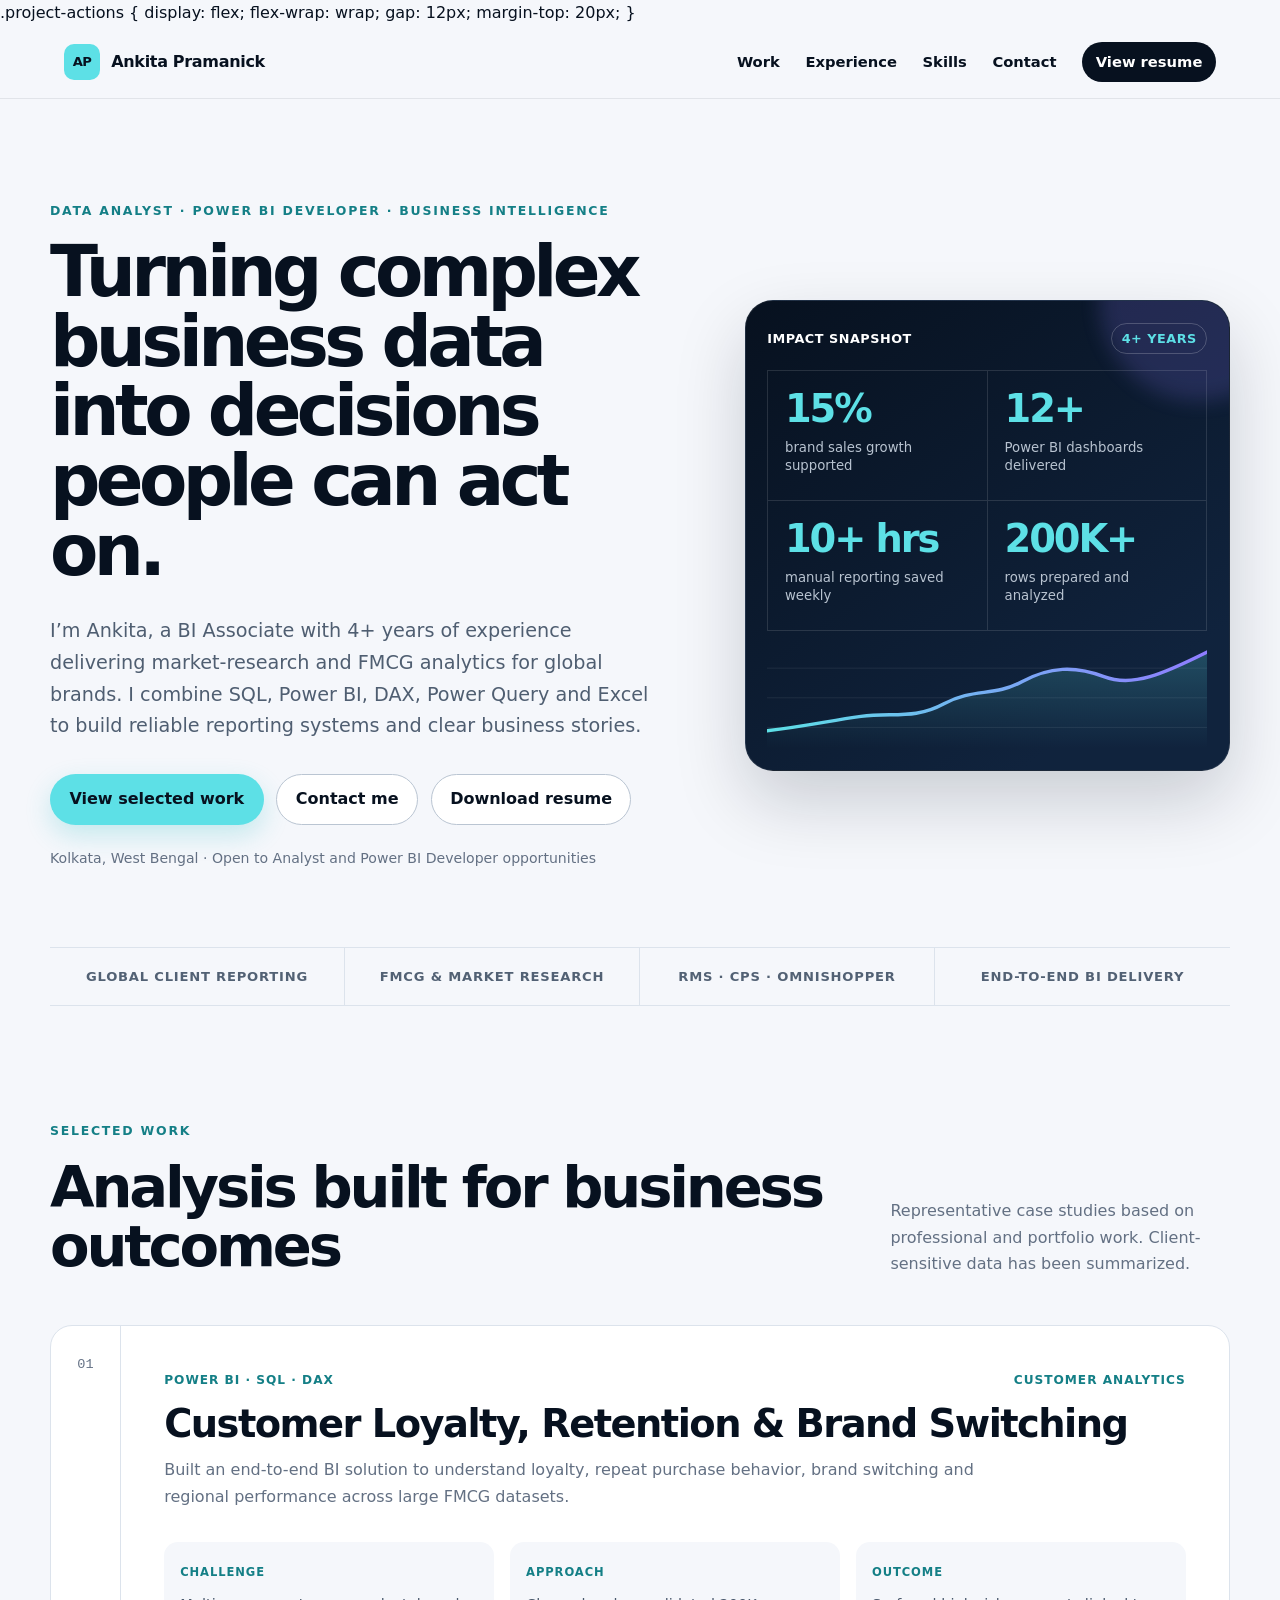
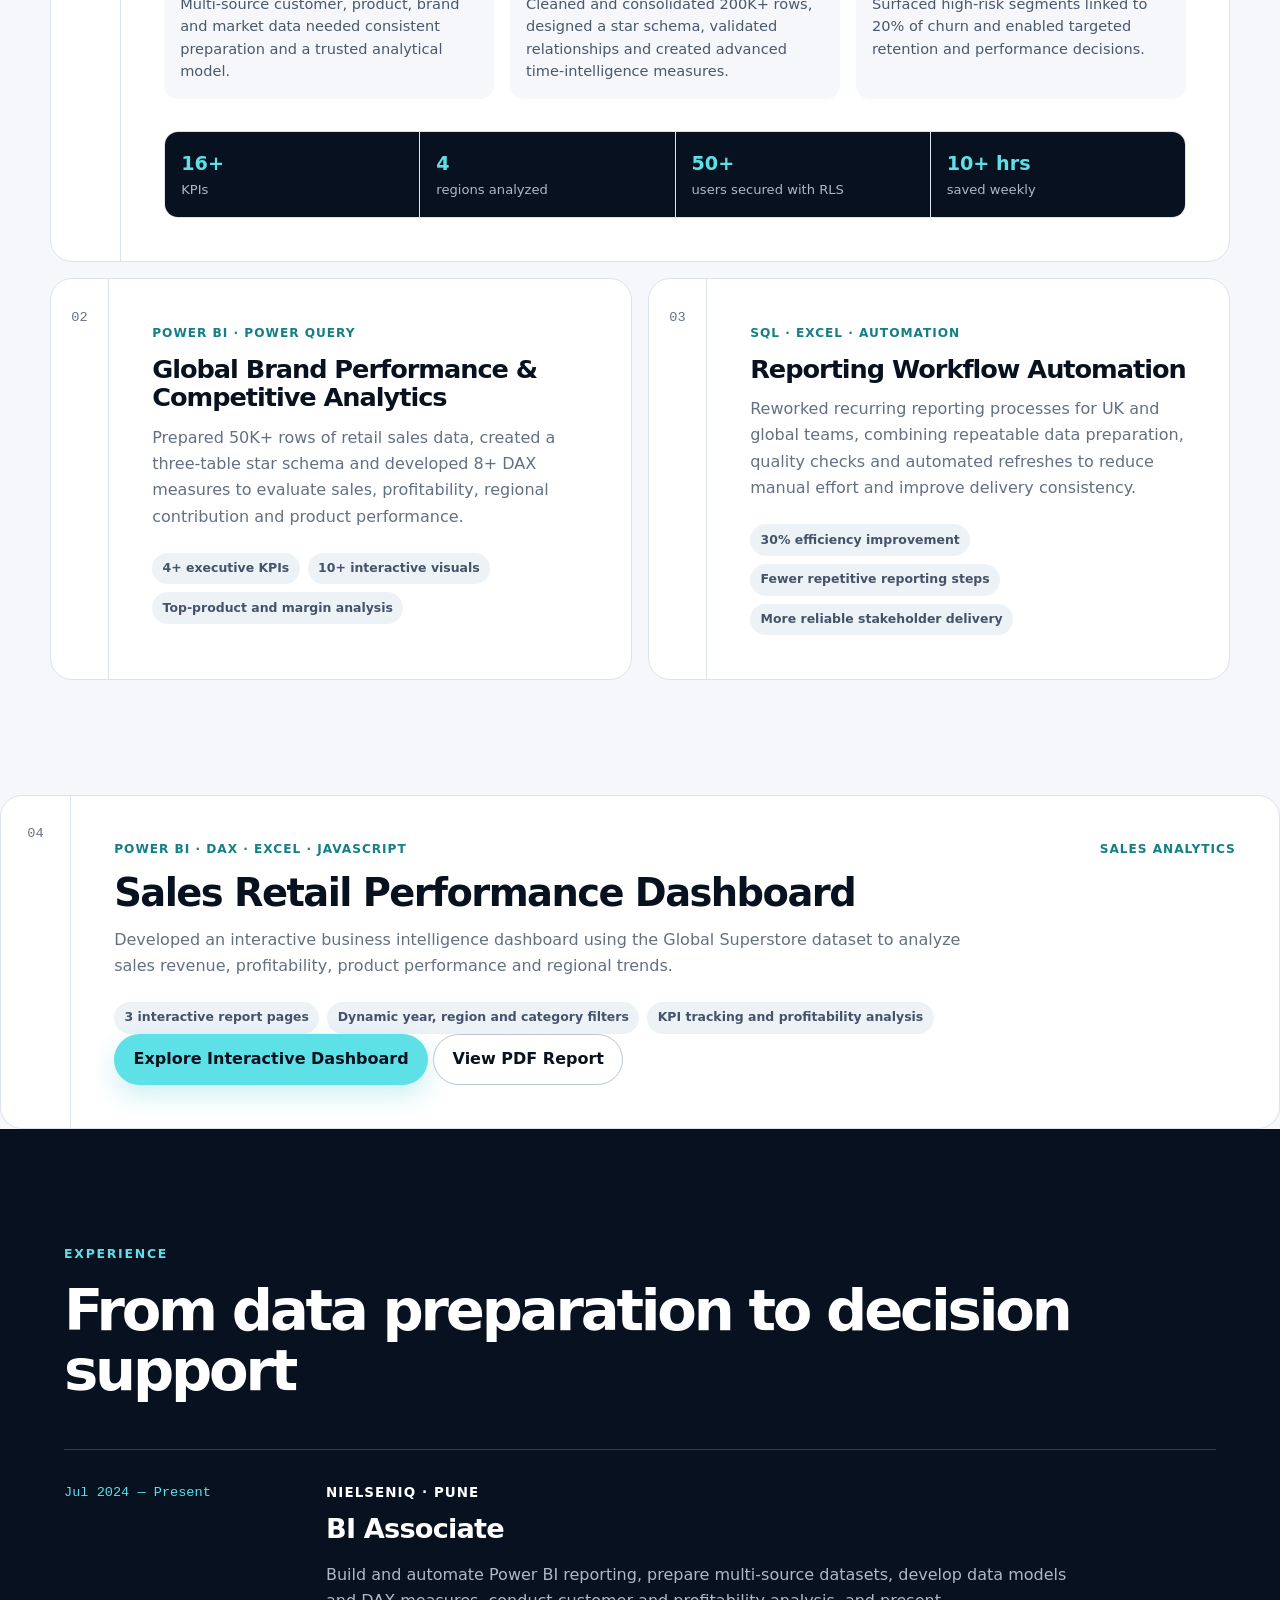
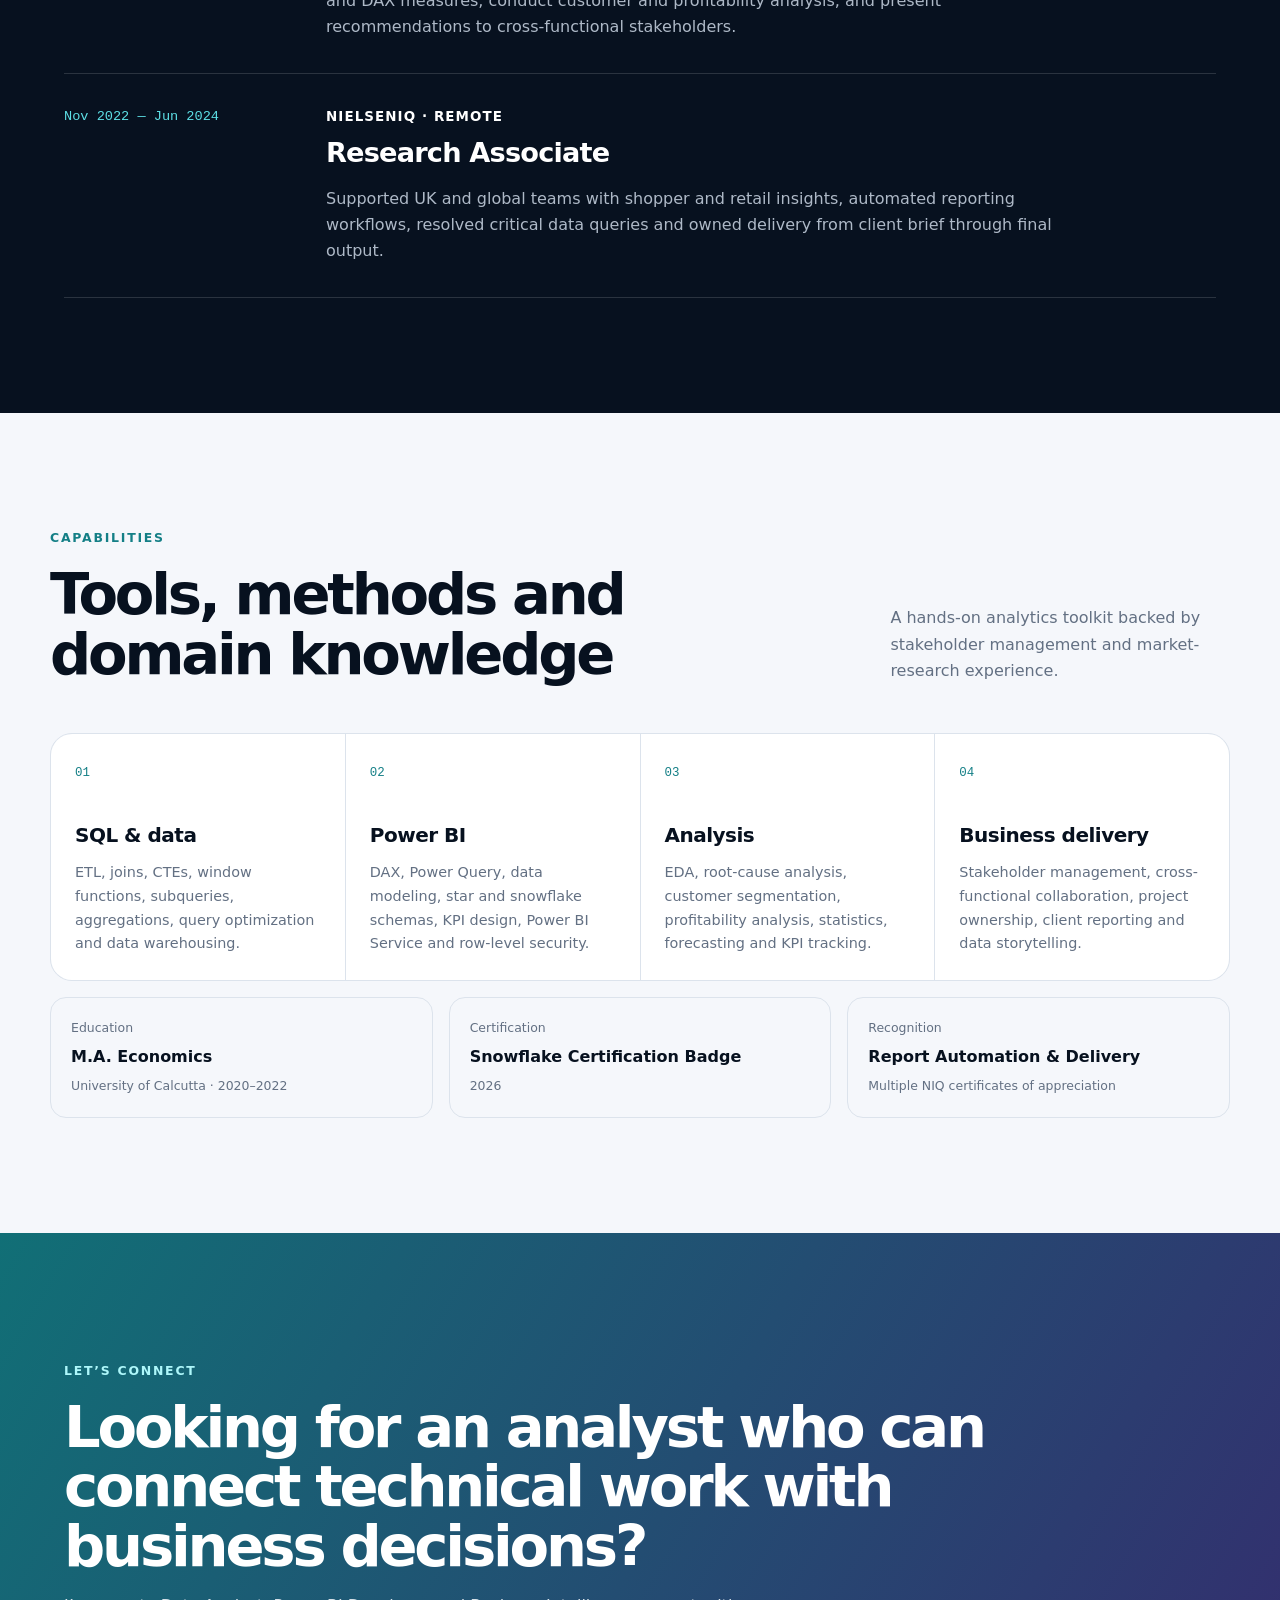
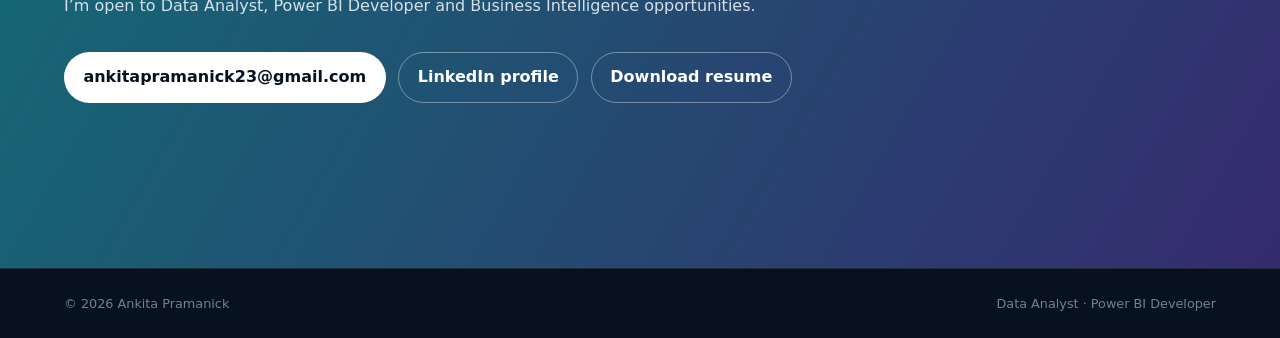
<file: index.html>
<!doctype html>
<html lang="en">
<head>
  <meta charset="utf-8">
  <meta name="viewport" content="width=device-width, initial-scale=1">
  <meta name="description" content="Portfolio of Ankita Pramanick, a Data Analyst and Power BI Developer with 4 years of experience in business intelligence and FMCG analytics.">
  <meta name="theme-color" content="#07111f">
  <title>Ankita Pramanick | Data Analyst & Power BI Developer</title>
  <link rel="icon" type="image/svg+xml" href="data:image/svg+xml,%3Csvg xmlns='http://www.w3.org/2000/svg' viewBox='0 0 64 64'%3E%3Crect width='64' height='64' rx='14' fill='%2307111f'/%3E%3Cpath d='M14 46 27 16h10l13 30h-9l-2.4-6H25.2L23 46Zm14-14h8l-4-10Z' fill='%235de0e6'/%3E%3C/svg%3E">
  <link rel="stylesheet" href="./styles.css">

  .project-actions {
  display: flex;
  flex-wrap: wrap;
  gap: 12px;
  margin-top: 20px;
}
</head>
<body>
  <a class="skip-link" href="#main">Skip to content</a>
  <header class="site-header">
    <a class="brand" href="#top" aria-label="Ankita Pramanick, home">
      <span class="brand-mark">AP</span>
      <span>Ankita Pramanick</span>
    </a>
    <button class="menu-button" type="button" aria-expanded="false" aria-controls="site-nav">Menu</button>
    <nav id="site-nav" aria-label="Primary navigation">
      <a href="#work">Work</a>
      <a href="#experience">Experience</a>
      <a href="#skills">Skills</a>
      <a href="#contact">Contact</a>
      <a class="nav-resume" href="./assets/Ankita_Pramanick_Resume.pdf" target="_blank" rel="noreferrer">View resume</a>
    </nav>
  </header>

  <main id="main">
    <section class="intro" id="top" aria-labelledby="intro-title">
      <div class="intro-copy">
        <p class="eyebrow">Data Analyst · Power BI Developer · Business Intelligence</p>
        <h1 id="intro-title">Turning complex business data into decisions people can act on.</h1>
        <p class="intro-lede">I’m Ankita, a BI Associate with 4+ years of experience delivering market-research and FMCG analytics for global brands. I combine SQL, Power BI, DAX, Power Query and Excel to build reliable reporting systems and clear business stories.</p>
        <div class="intro-actions">
          <a class="button button-primary" href="#work">View selected work</a>
          <a class="button button-secondary" href="mailto:ankitapramanick23@gmail.com">Contact me</a>
          <a class="button button-secondary" href="./assets/Ankita_Pramanick_Resume.pdf" data-download-resume>Download resume</a>
        </div>
        <p class="location">Kolkata, West Bengal · Open to Analyst and Power BI Developer opportunities</p>
      </div>
      <div class="impact-panel" aria-label="Selected career impact">
        <div class="impact-head">
          <span>Impact snapshot</span>
          <span class="live-pill">4+ years</span>
        </div>
        <div class="metric-grid">
          <article><strong>15%</strong><span>brand sales growth supported</span></article>
          <article><strong>12+</strong><span>Power BI dashboards delivered</span></article>
          <article><strong>10+ hrs</strong><span>manual reporting saved weekly</span></article>
          <article><strong>200K+</strong><span>rows prepared and analyzed</span></article>
        </div>
        <svg class="data-line" viewBox="0 0 520 120" role="img" aria-label="Abstract rising data trend">
          <defs>
            <linearGradient id="line" x1="0" x2="1"><stop stop-color="#5de0e6"/><stop offset="1" stop-color="#8f7cff"/></linearGradient>
            <linearGradient id="area" x1="0" y1="0" x2="0" y2="1"><stop stop-color="#5de0e6" stop-opacity=".22"/><stop offset="1" stop-color="#5de0e6" stop-opacity="0"/></linearGradient>
          </defs>
          <path class="grid-line" d="M0 25H520M0 60H520M0 95H520"/>
          <path d="M0 99C50 93 74 87 111 82s63 4 98-15 59-8 92-26 63-19 97-6 70-3 122-29V120H0Z" fill="url(#area)"/>
          <path d="M0 99C50 93 74 87 111 82s63 4 98-15 59-8 92-26 63-19 97-6 70-3 122-29" fill="none" stroke="url(#line)" stroke-width="4" stroke-linecap="round"/>
        </svg>
      </div>
    </section>

    <section class="trust-strip" aria-label="Domain experience">
      <span>Global client reporting</span>
      <span>FMCG & market research</span>
      <span>RMS · CPS · Omnishopper</span>
      <span>End-to-end BI delivery</span>
    </section>

    <section class="section" id="work" aria-labelledby="work-title">
      <div class="section-heading">
        <div><p class="eyebrow">Selected work</p><h2 id="work-title">Analysis built for business outcomes</h2></div>
        <p>Representative case studies based on professional and portfolio work. Client-sensitive data has been summarized.</p>
      </div>

      <article class="case-study featured-case">
        <div class="case-index">01</div>
        <div class="case-body">
          <div class="case-meta"><span>Power BI · SQL · DAX</span><span>Customer analytics</span></div>
          <h3>Customer Loyalty, Retention & Brand Switching</h3>
          <p>Built an end-to-end BI solution to understand loyalty, repeat purchase behavior, brand switching and regional performance across large FMCG datasets.</p>
          <div class="story-grid">
            <div><span>Challenge</span><p>Multi-source customer, product, brand and market data needed consistent preparation and a trusted analytical model.</p></div>
            <div><span>Approach</span><p>Cleaned and consolidated 200K+ rows, designed a star schema, validated relationships and created advanced time-intelligence measures.</p></div>
            <div><span>Outcome</span><p>Surfaced high-risk segments linked to 20% of churn and enabled targeted retention and performance decisions.</p></div>
          </div>
          <ul class="result-list" aria-label="Project results">
            <li><strong>16+</strong> KPIs</li>
            <li><strong>4</strong> regions analyzed</li>
            <li><strong>50+</strong> users secured with RLS</li>
            <li><strong>10+ hrs</strong> saved weekly</li>
          </ul>
        </div>
      </article>

      <div class="project-grid">
        <article class="case-study">
          <div class="case-index">02</div>
          <div class="case-body">
            <div class="case-meta"><span>Power BI · Power Query</span></div>
            <h3>Global Brand Performance & Competitive Analytics</h3>
            <p>Prepared 50K+ rows of retail sales data, created a three-table star schema and developed 8+ DAX measures to evaluate sales, profitability, regional contribution and product performance.</p>
            <ul class="compact-results"><li>4+ executive KPIs</li><li>10+ interactive visuals</li><li>Top-product and margin analysis</li></ul>
          </div>
        </article>

        <article class="case-study">
          <div class="case-index">03</div>
          <div class="case-body">
            <div class="case-meta"><span>SQL · Excel · Automation</span></div>
            <h3>Reporting Workflow Automation</h3>
            <p>Reworked recurring reporting processes for UK and global teams, combining repeatable data preparation, quality checks and automated refreshes to reduce manual effort and improve delivery consistency.</p>
            <ul class="compact-results"><li>30% efficiency improvement</li><li>Fewer repetitive reporting steps</li><li>More reliable stakeholder delivery</li></ul>
          </div>
        </article>
      </div>
    </section>

            
<article class="case-study">
  <div class="case-index">04</div>
  <div class="case-body">
    <div class="case-meta">
      <span>Power BI · DAX · Excel · JavaScript</span>
      <span>Sales Analytics</span>
    </div>

    <h3>Sales Retail Performance Dashboard</h3>

    <p>
      Developed an interactive business intelligence dashboard
      using the Global Superstore dataset to analyze sales revenue,
      profitability, product performance and regional trends.
    </p>

    <ul class="compact-results">
      <li>3 interactive report pages</li>
      <li>Dynamic year, region and category filters</li>
      <li>KPI tracking and profitability analysis</li>
    </ul>

    <div class="project-actions">
      <a class="button button-primary"
         href="./projects/sales-dashboard/">
        Explore Interactive Dashboard
      </a>

      <a class="button button-secondary"
         href="./assets/Sales_Retail_dashboard.pdf"
         target="_blank" rel="noreferrer">
        View PDF Report
      </a>
    </div>
  </div>
</article>


    <section class="section experience" id="experience" aria-labelledby="experience-title">
      <div class="section-heading compact">
        <div><p class="eyebrow">Experience</p><h2 id="experience-title">From data preparation to decision support</h2></div>
      </div>
      <div class="timeline">
        <article>
          <div class="timeline-date">Jul 2024 — Present</div>
          <div class="timeline-content">
            <p class="company">NielsenIQ · Pune</p>
            <h3>BI Associate</h3>
            <p>Build and automate Power BI reporting, prepare multi-source datasets, develop data models and DAX measures, conduct customer and profitability analysis, and present recommendations to cross-functional stakeholders.</p>
          </div>
        </article>
        <article>
          <div class="timeline-date">Nov 2022 — Jun 2024</div>
          <div class="timeline-content">
            <p class="company">NielsenIQ · Remote</p>
            <h3>Research Associate</h3>
            <p>Supported UK and global teams with shopper and retail insights, automated reporting workflows, resolved critical data queries and owned delivery from client brief through final output.</p>
          </div>
        </article>
      </div>
    </section>

    <section class="section skills" id="skills" aria-labelledby="skills-title">
      <div class="section-heading">
        <div><p class="eyebrow">Capabilities</p><h2 id="skills-title">Tools, methods and domain knowledge</h2></div>
        <p>A hands-on analytics toolkit backed by stakeholder management and market-research experience.</p>
      </div>
      <div class="skills-grid">
        <article><span class="skill-number">01</span><h3>SQL & data</h3><p>ETL, joins, CTEs, window functions, subqueries, aggregations, query optimization and data warehousing.</p></article>
        <article><span class="skill-number">02</span><h3>Power BI</h3><p>DAX, Power Query, data modeling, star and snowflake schemas, KPI design, Power BI Service and row-level security.</p></article>
        <article><span class="skill-number">03</span><h3>Analysis</h3><p>EDA, root-cause analysis, customer segmentation, profitability analysis, statistics, forecasting and KPI tracking.</p></article>
        <article><span class="skill-number">04</span><h3>Business delivery</h3><p>Stakeholder management, cross-functional collaboration, project ownership, client reporting and data storytelling.</p></article>
      </div>
      <div class="credentials">
        <div><span>Education</span><strong>M.A. Economics</strong><small>University of Calcutta · 2020–2022</small></div>
        <div><span>Certification</span><strong>Snowflake Certification Badge</strong><small>2026</small></div>
        <div><span>Recognition</span><strong>Report Automation & Delivery</strong><small>Multiple NIQ certificates of appreciation</small></div>
      </div>
    </section>

    <section class="contact-section" id="contact" aria-labelledby="contact-title">
      <p class="eyebrow">Let’s connect</p>
      <h2 id="contact-title">Looking for an analyst who can connect technical work with business decisions?</h2>
      <p>I’m open to Data Analyst, Power BI Developer and Business Intelligence opportunities.</p>
      <div class="contact-actions">
        <a class="button button-light" href="mailto:ankitapramanick23@gmail.com">ankitapramanick23@gmail.com</a>
        <a class="button button-outline" href="https://www.linkedin.com/in/ankita-pramanick" target="_blank" rel="noreferrer">LinkedIn profile</a>
        <a class="button button-outline" href="./assets/Ankita_Pramanick_Resume.pdf" data-download-resume>Download resume</a>
      </div>
      <p class="download-status" role="status" aria-live="polite"></p>
    </section>
  </main>

  <footer>
    <span>© <span id="year"></span> Ankita Pramanick</span>
    <span>Data Analyst · Power BI Developer</span>
  </footer>
  <script src="./script.js"></script>
</body>
</html>
</file>
<file: styles.css>
:root {
  --ink: #07111f;
  --ink-2: #10233d;
  --paper: #f5f7fb;
  --white: #ffffff;
  --muted: #637083;
  --line: #dce3ec;
  --cyan: #2bbdc5;
  --cyan-bright: #5de0e6;
  --violet: #8f7cff;
  --max: 1180px;
  --radius: 22px;
}

* { box-sizing: border-box; }
html { scroll-behavior: smooth; }
body { margin: 0; color: var(--ink); background: var(--paper); font-family: Inter, ui-sans-serif, system-ui, -apple-system, BlinkMacSystemFont, "Segoe UI", sans-serif; font-size: 16px; line-height: 1.65; }
a { color: inherit; }
button, a { -webkit-tap-highlight-color: transparent; }
.skip-link { position: fixed; top: 10px; left: 10px; z-index: 100; padding: .6rem 1rem; background: var(--white); transform: translateY(-160%); }
.skip-link:focus { transform: translateY(0); }

.site-header { position: sticky; top: 0; z-index: 50; width: 100%; display: flex; align-items: center; justify-content: space-between; gap: 1.5rem; padding: 1rem max(5vw, calc((100vw - var(--max))/2)); background: rgba(245,247,251,.92); border-bottom: 1px solid rgba(7,17,31,.08); backdrop-filter: blur(16px); }
.brand { display: flex; align-items: center; gap: .7rem; font-weight: 750; text-decoration: none; letter-spacing: -.02em; }
.brand-mark { display: grid; place-items: center; width: 36px; height: 36px; border-radius: 10px; color: var(--ink); background: var(--cyan-bright); font-size: .82rem; font-weight: 900; letter-spacing: -.04em; }
nav { display: flex; align-items: center; gap: 1.6rem; }
nav a { font-size: .92rem; font-weight: 650; text-decoration: none; }
nav a:not(.nav-resume):hover { color: #147f86; }
.nav-resume { padding: .48rem .85rem; color: var(--white); background: var(--ink); border-radius: 999px; }
.menu-button { display: none; border: 1px solid var(--line); border-radius: 999px; padding: .5rem .9rem; background: var(--white); color: var(--ink); font: inherit; font-weight: 700; }

main { overflow: hidden; }
.intro { max-width: var(--max); margin: 0 auto; padding: clamp(4.5rem, 8vw, 8rem) 0 clamp(3rem, 6vw, 5rem); display: grid; grid-template-columns: 1.12fr .88fr; align-items: center; gap: clamp(2rem, 6vw, 5rem); }
.eyebrow { margin: 0 0 1rem; color: #147f86; font-size: .78rem; font-weight: 850; text-transform: uppercase; letter-spacing: .14em; }
h1, h2, h3, p { overflow-wrap: break-word; }
h1 { max-width: 760px; margin: 0; font-size: clamp(2.7rem, 5.5vw, 5.4rem); line-height: .99; letter-spacing: -.065em; }
.intro-lede { max-width: 690px; margin: 1.8rem 0 0; color: #4f5e71; font-size: clamp(1.05rem, 1.5vw, 1.22rem); line-height: 1.65; }
.intro-actions, .contact-actions { display: flex; flex-wrap: wrap; gap: .8rem; margin-top: 2rem; }
.button { display: inline-flex; align-items: center; justify-content: center; min-height: 46px; padding: .72rem 1.15rem; border: 1px solid transparent; border-radius: 999px; font-weight: 760; text-decoration: none; transition: transform .18s ease, box-shadow .18s ease, background .18s ease; }
.button:hover { transform: translateY(-2px); }
.button:focus-visible, nav a:focus-visible, .menu-button:focus-visible { outline: 3px solid var(--violet); outline-offset: 3px; }
.button-primary { color: var(--ink); background: var(--cyan-bright); box-shadow: 0 10px 26px rgba(43,189,197,.24); }
.button-secondary { border-color: #bac5d2; background: var(--white); }
.location { margin: 1.35rem 0 0; color: var(--muted); font-size: .88rem; }

.impact-panel { position: relative; min-width: 0; padding: 1.35rem; color: var(--white); background: linear-gradient(145deg, #07111f 0%, #10233d 82%); border: 1px solid rgba(255,255,255,.08); border-radius: 28px; box-shadow: 0 30px 70px rgba(7,17,31,.18); overflow: hidden; }
.impact-panel::after { content: ""; position: absolute; width: 200px; height: 200px; top: -100px; right: -70px; border-radius: 50%; background: var(--violet); opacity: .18; filter: blur(10px); }
.impact-head { position: relative; z-index: 1; display: flex; justify-content: space-between; align-items: center; margin-bottom: 1rem; font-size: .8rem; font-weight: 760; letter-spacing: .04em; text-transform: uppercase; }
.live-pill { padding: .25rem .6rem; border: 1px solid rgba(255,255,255,.2); border-radius: 999px; color: var(--cyan-bright); }
.metric-grid { position: relative; z-index: 1; display: grid; grid-template-columns: 1fr 1fr; border-top: 1px solid rgba(255,255,255,.12); border-left: 1px solid rgba(255,255,255,.12); }
.metric-grid article { min-height: 130px; padding: 1.05rem; border-right: 1px solid rgba(255,255,255,.12); border-bottom: 1px solid rgba(255,255,255,.12); }
.metric-grid strong { display: block; color: var(--cyan-bright); font-size: clamp(1.85rem, 3vw, 2.55rem); line-height: 1.1; letter-spacing: -.055em; }
.metric-grid span { display: block; margin-top: .55rem; color: #b8c3d0; font-size: .83rem; line-height: 1.4; }
.data-line { display: block; width: 100%; margin-top: 1rem; }
.grid-line { stroke: rgba(255,255,255,.09); stroke-width: 1; }

.trust-strip { display: grid; grid-template-columns: repeat(4, 1fr); max-width: var(--max); margin: 0 auto; border-top: 1px solid var(--line); border-bottom: 1px solid var(--line); }
.trust-strip span { padding: 1.1rem; color: #526174; border-right: 1px solid var(--line); font-size: .82rem; font-weight: 760; text-align: center; text-transform: uppercase; letter-spacing: .06em; }
.trust-strip span:last-child { border-right: 0; }

.section { max-width: var(--max); margin: 0 auto; padding: clamp(5rem, 9vw, 8rem) 0; }
.section-heading { display: grid; grid-template-columns: minmax(0, 1.4fr) minmax(260px, .6fr); gap: 3rem; align-items: end; margin-bottom: 3rem; }
.section-heading.compact { grid-template-columns: 1fr; }
.section-heading h2, .contact-section h2 { margin: 0; font-size: clamp(2.2rem, 4.5vw, 4.2rem); line-height: 1.04; letter-spacing: -.055em; }
.section-heading > p { margin: 0; color: var(--muted); }

.case-study { position: relative; display: grid; grid-template-columns: 70px 1fr; min-width: 0; background: var(--white); border: 1px solid var(--line); border-radius: var(--radius); overflow: hidden; }
.case-study::before { content: ""; position: absolute; top: 0; left: 0; width: 100%; height: 4px; background: linear-gradient(90deg, var(--cyan), var(--violet)); transform: scaleX(0); transform-origin: left; transition: transform .35s ease; }
.case-study:hover::before { transform: scaleX(1); }
.case-index { padding: 1.7rem 1rem; color: #657286; border-right: 1px solid var(--line); font-family: ui-monospace, SFMono-Regular, Menlo, monospace; font-size: .85rem; text-align: center; }
.case-body { min-width: 0; padding: clamp(1.5rem, 4vw, 2.7rem); }
.case-meta { display: flex; flex-wrap: wrap; justify-content: space-between; gap: .5rem; color: #147f86; font-size: .76rem; font-weight: 800; text-transform: uppercase; letter-spacing: .08em; }
.case-body h3 { margin: .75rem 0 .8rem; font-size: clamp(1.55rem, 3vw, 2.55rem); line-height: 1.12; letter-spacing: -.04em; }
.case-body > p { max-width: 850px; margin: 0; color: var(--muted); }
.story-grid { display: grid; grid-template-columns: repeat(3, 1fr); gap: 1rem; margin: 2rem 0; }
.story-grid > div { padding: 1rem; background: var(--paper); border-radius: 14px; }
.story-grid span { color: #147f86; font-size: .72rem; font-weight: 850; text-transform: uppercase; letter-spacing: .08em; }
.story-grid p { margin: .5rem 0 0; color: #49586b; font-size: .91rem; line-height: 1.55; }
.result-list { display: grid; grid-template-columns: repeat(4, 1fr); gap: 1px; margin: 0; padding: 0; background: var(--line); border: 1px solid var(--line); border-radius: 14px; list-style: none; overflow: hidden; }
.result-list li { min-width: 0; padding: 1rem; background: var(--ink); color: #aeb9c7; font-size: .82rem; }
.result-list strong { display: block; color: var(--cyan-bright); font-size: 1.2rem; }
.project-grid { display: grid; grid-template-columns: 1fr 1fr; gap: 1rem; margin-top: 1rem; }
.project-grid .case-study { grid-template-columns: 58px 1fr; }
.project-grid .case-body h3 { font-size: 1.6rem; }
.compact-results { display: flex; flex-wrap: wrap; gap: .5rem; margin: 1.4rem 0 0; padding: 0; list-style: none; }
.compact-results li { padding: .35rem .65rem; color: #44536a; background: #edf2f7; border-radius: 999px; font-size: .78rem; font-weight: 650; }

.experience { max-width: none; padding-left: max(5vw, calc((100vw - var(--max))/2)); padding-right: max(5vw, calc((100vw - var(--max))/2)); color: var(--white); background: var(--ink); }
.experience .eyebrow { color: var(--cyan-bright); }
.timeline { border-top: 1px solid rgba(255,255,255,.18); }
.timeline article { display: grid; grid-template-columns: 230px 1fr; gap: 2rem; padding: 2rem 0; border-bottom: 1px solid rgba(255,255,255,.14); }
.timeline-date { color: var(--cyan-bright); font-family: ui-monospace, SFMono-Regular, Menlo, monospace; font-size: .85rem; }
.timeline-content h3 { margin: .2rem 0 .6rem; font-size: 1.7rem; letter-spacing: -.03em; }
.timeline-content p { max-width: 760px; margin: 0; color: #aeb9c7; }
.timeline-content .company { color: var(--white); font-size: .84rem; font-weight: 800; text-transform: uppercase; letter-spacing: .08em; }

.skills-grid { display: grid; grid-template-columns: repeat(4, 1fr); gap: 1px; background: var(--line); border: 1px solid var(--line); border-radius: var(--radius); overflow: hidden; }
.skills-grid article { min-width: 0; padding: 1.5rem; background: var(--white); }
.skill-number { color: #147f86; font-family: ui-monospace, SFMono-Regular, Menlo, monospace; font-size: .78rem; }
.skills-grid h3 { margin: 2.2rem 0 .55rem; font-size: 1.25rem; letter-spacing: -.025em; }
.skills-grid p { margin: 0; color: var(--muted); font-size: .9rem; }
.credentials { display: grid; grid-template-columns: repeat(3, 1fr); gap: 1rem; margin-top: 1rem; }
.credentials div { padding: 1.25rem; border: 1px solid var(--line); border-radius: 16px; }
.credentials span, .credentials small { display: block; color: var(--muted); font-size: .78rem; }
.credentials strong { display: block; margin: .35rem 0; font-size: 1rem; }

.contact-section { padding: clamp(5rem, 10vw, 9rem) max(5vw, calc((100vw - var(--max))/2)); color: var(--white); background: linear-gradient(120deg, #116f76, #352b6e); }
.contact-section .eyebrow { color: #aef7fa; }
.contact-section h2 { max-width: 950px; }
.contact-section > p:not(.eyebrow) { color: #d5e0e8; }
.button-light { color: var(--ink); background: var(--white); }
.button-outline { color: var(--white); border-color: rgba(255,255,255,.38); }
.download-status { min-height: 1.5rem; margin: .8rem 0 0; color: #d5e0e8; font-size: .85rem; }
footer { display: flex; justify-content: space-between; gap: 1rem; padding: 1.5rem max(5vw, calc((100vw - var(--max))/2)); color: #728095; background: var(--ink); border-top: 1px solid rgba(255,255,255,.1); font-size: .8rem; }

@media (max-width: 1220px) {
  .intro, .section, .trust-strip { margin-left: 5vw; margin-right: 5vw; }
}
@media (max-width: 900px) {
  .intro { grid-template-columns: 1fr; }
  .impact-panel { max-width: 680px; }
  .section-heading { grid-template-columns: 1fr; gap: 1rem; }
  .project-grid { grid-template-columns: 1fr; }
  .story-grid { grid-template-columns: 1fr; }
  .skills-grid { grid-template-columns: 1fr 1fr; }
  .credentials { grid-template-columns: 1fr; }
}
@media (max-width: 720px) {
  .site-header { padding-left: 5vw; padding-right: 5vw; }
  .menu-button { display: inline-flex; }
  nav { position: absolute; top: calc(100% + 1px); left: 0; right: 0; display: none; align-items: stretch; flex-direction: column; gap: 0; padding: .65rem 5vw 1rem; background: var(--paper); border-bottom: 1px solid var(--line); box-shadow: 0 14px 30px rgba(7,17,31,.08); }
  nav.open { display: flex; }
  nav a { padding: .72rem 0; }
  .nav-resume { margin-top: .3rem; padding-left: .9rem; text-align: center; }
  .trust-strip { grid-template-columns: 1fr 1fr; }
  .trust-strip span:nth-child(2) { border-right: 0; }
  .trust-strip span:nth-child(-n+2) { border-bottom: 1px solid var(--line); }
  .result-list { grid-template-columns: 1fr 1fr; }
  .timeline article { grid-template-columns: 1fr; gap: .7rem; }
  footer { flex-direction: column; }
}
@media (max-width: 520px) {
  h1 { font-size: 2.65rem; }
  .intro { padding-top: 3.4rem; }
  .metric-grid { grid-template-columns: 1fr 1fr; }
  .metric-grid article { min-height: 116px; padding: .85rem; }
  .metric-grid strong { font-size: 1.65rem; }
  .case-study, .project-grid .case-study { grid-template-columns: 1fr; }
  .case-index { padding: .65rem 1rem; border-right: 0; border-bottom: 1px solid var(--line); text-align: left; }
  .result-list, .skills-grid { grid-template-columns: 1fr; }
  .contact-actions .button { width: 100%; }
}
@media (prefers-reduced-motion: reduce) {
  html { scroll-behavior: auto; }
  *, *::before, *::after { transition: none !important; }
}
</file>
